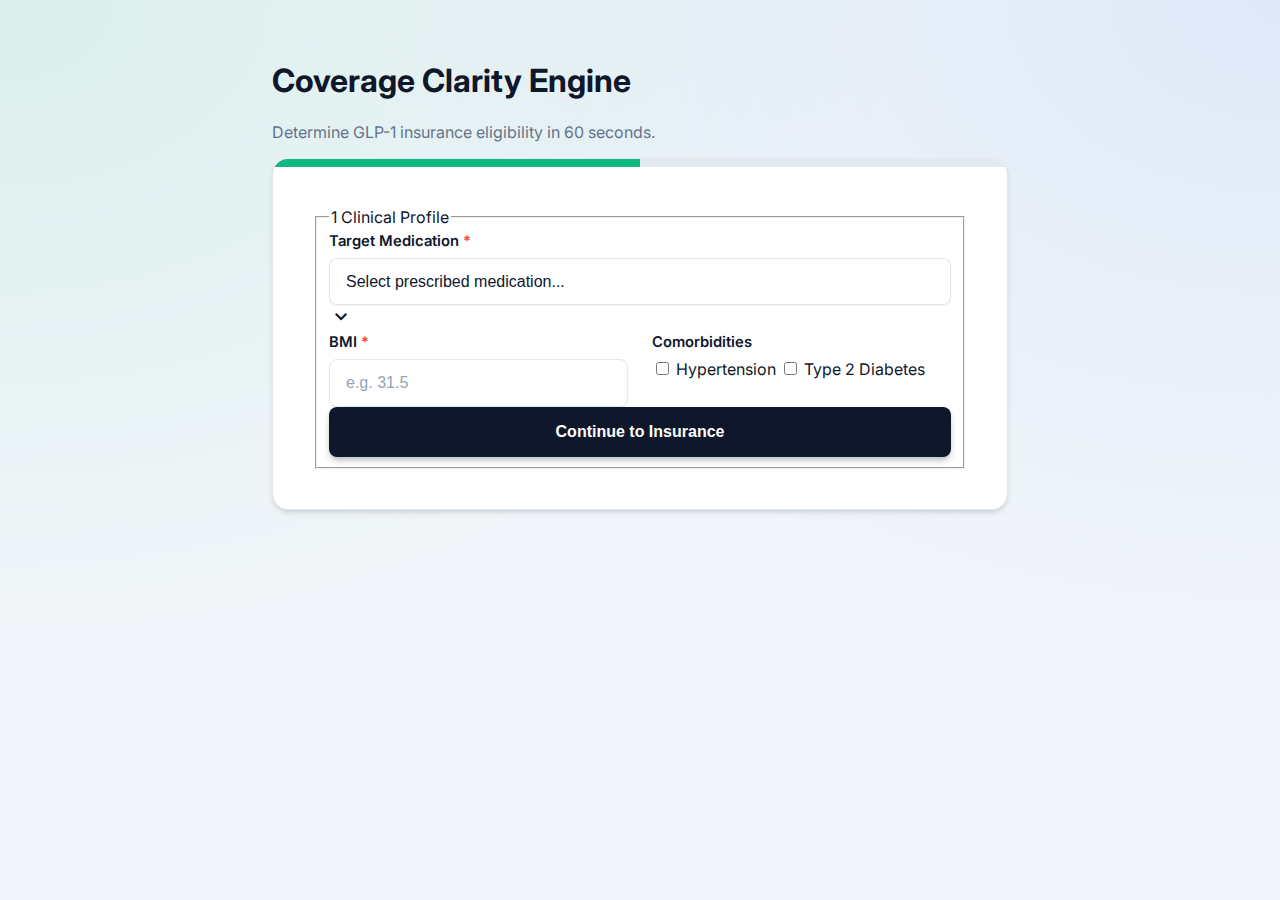
<file: index.html>
<!DOCTYPE html>
<html lang="en">
<head>
    <meta charset="UTF-8">
    <meta name="viewport" content="width=device-width, initial-scale=1.0">
    <title>Coverage Clarity Engine</title>
    <link rel="stylesheet" href="https://fonts.googleapis.com/css2?family=Inter:wght@400;600;700&family=Material+Symbols+Outlined:opsz,wght,FILL,GRAD@24,400,1,0">
    <link rel="stylesheet" href="styles.css">
</head>
<body>

    <main class="l-main">
        <header class="u-text-center u-mb-large">
            <h1 class="u-text-xl">Coverage Clarity Engine</h1>
            <p class="u-text-muted">Determine GLP-1 insurance eligibility in 60 seconds.</p>
        </header>

        <div class="c-card">
            <div class="c-progress-track">
                <div class="c-progress-fill" style="width: 50%" data-js="progress-bar"></div>
            </div>

            <form id="clarity-form" class="c-card__body">
                
                <fieldset class="c-step" data-step="1">
                    <legend class="c-step__header">
                        <span class="c-step__badge">1</span> Clinical Profile
                    </legend>

                    <div class="c-input-group">
                        <label for="medication" class="c-label">Target Medication <span class="u-text-error">*</span></label>
                        <div class="c-select-wrapper">
                            <select id="medication" name="medication" class="c-select" required>
                                <option value="" disabled selected>Select prescribed medication...</option>
                                <option value="Wegovy">Wegovy</option>
                                <option value="Zepbound">Zepbound</option>
                            </select>
                            <span class="material-symbols-outlined c-select-icon">expand_more</span>
                        </div>
                    </div>

                    <div class="l-grid-2">
                        <div class="c-input-group">
                            <label for="bmi" class="c-label">BMI <span class="u-text-error">*</span></label>
                            <input type="number" id="bmi" name="bmi" class="c-input" step="0.1" placeholder="e.g. 31.5" required>
                        </div>
                        
                        <div class="c-input-group">
                            <label class="c-label">Comorbidities</label>
                            <div class="c-checkbox-stack">
                                <label class="c-checkbox-row">
                                    <input type="checkbox" name="comorbidity" value="hypertension"> Hypertension
                                </label>
                                <label class="c-checkbox-row">
                                    <input type="checkbox" name="comorbidity" value="diabetes"> Type 2 Diabetes
                                </label>
                            </div>
                        </div>
                    </div>

                    <button type="button" class="c-btn c-btn--primary" data-action="next-step">
                        Continue to Insurance
                    </button>
                </fieldset>

                <fieldset class="c-step u-hidden" data-step="2">
                    <legend class="c-step__header">
                        <span class="c-step__badge">2</span> Insurance
                    </legend>

                    <div class="c-input-group">
                        <label for="carrier" class="c-label">Primary Carrier</label>
                        <select id="carrier" class="c-select">
                            <option value="Aetna">Aetna</option>
                            <option value="BCBS">Blue Cross Blue Shield</option>
                        </select>
                    </div>

                    <div class="l-grid-2">
                        <button type="button" class="c-btn c-btn--secondary" data-action="prev-step">Back</button>
                        <button type="submit" class="c-btn c-btn--primary">Check Coverage</button>
                    </div>
                </fieldset>

            </form>
        </div>
        
        <div id="result-container" class="u-mt-large"></div>

    </main>

    <script src="scripts/main.js"></script>
</body>
</html>
</file>
<file: styles.css>
:root {
  /* Tokens - Refined Palette */
  --color-primary: #10b981; 
  --color-primary-dark: #059669; 
  --color-primary-light: #34d399;
  --color-primary-bg: #ecfdf5;
  
  --color-text-main: #0f172a; 
  --color-text-body: #334155; 
  --color-text-muted: #64748b;
  
  --color-bg-body: #f1f5f9; 
  --color-bg-surface: #ffffff; 
  --color-border: #e2e8f0;
  
  --color-error: #ef4444; 
  --color-warning: #f59e0b; 
  --color-info: #3b82f6;

  --radius-sm: 0.5rem; 
  --radius-lg: 1rem;
  
  /* Modern Shadows */
  --shadow-sm: 0 1px 2px 0 rgb(0 0 0 / 0.05);
  --shadow-card: 0 4px 6px -1px rgb(0 0 0 / 0.1), 0 2px 4px -2px rgb(0 0 0 / 0.1);
  --shadow-lg: 0 10px 15px -3px rgb(0 0 0 / 0.1), 0 4px 6px -4px rgb(0 0 0 / 0.1);
  --shadow-modal: 0 25px 50px -12px rgb(0 0 0 / 0.25);
  
  --transition-fast: 0.2s cubic-bezier(0.4, 0, 0.2, 1);
  --transition-bounce: 0.3s cubic-bezier(0.34, 1.56, 0.64, 1);
}

/* Reset & Base */
* { box-sizing: border-box; }

body {
  font-family: "Inter", -apple-system, BlinkMacSystemFont, "Segoe UI", Roboto, sans-serif;
  background-color: var(--color-bg-body);
  /* Subtle mesh gradient for depth */
  background-image: 
    radial-gradient(at 0% 0%, rgba(16, 185, 129, 0.1) 0px, transparent 50%),
    radial-gradient(at 100% 0%, rgba(59, 130, 246, 0.1) 0px, transparent 50%);
  background-attachment: fixed;
  color: var(--color-text-main);
  margin: 0; 
  min-height: 100vh;
  display: flex; 
  flex-direction: column;
  -webkit-font-smoothing: antialiased;
}

/* Layout */
.l-container { max-width: 64rem; margin: 0 auto; padding: 0 1.5rem; width: 100%; }
.l-main {
  width: 100%; max-width: 48rem; margin: 2.5rem auto;
  position: relative; flex-grow: 1; padding: 0 1rem;
}
.l-grid-2 { display: grid; grid-template-columns: 1fr; gap: 1.5rem; }
.l-col-span-full { grid-column: 1 / -1; }
@media (min-width: 768px) { .l-grid-2 { grid-template-columns: 1fr 1fr; } }

/* Typography */
.t-h1 { 
  font-size: 2rem; 
  font-weight: 800; 
  letter-spacing: -0.025em; 
  color: var(--color-text-main);
  margin-bottom: 0.75rem; 
  line-height: 1.2;
}
.t-h2 { font-size: 1.25rem; font-weight: 700; letter-spacing: -0.01em; }
.t-body { color: var(--color-text-body); line-height: 1.6; }
.t-center { text-align: center; }
.t-sm { font-size: 0.875rem; }
.t-xs { font-size: 0.75rem; }
.t-uppercase { text-transform: uppercase; letter-spacing: 0.05em; }
.t-bold { font-weight: 700; }
.t-semi { font-weight: 600; }
.t-italic { font-style: italic; }

/* Components */

/* Header - Glassmorphism Upgrade */
.c-header {
  background: rgba(255, 255, 255, 0.85);
  backdrop-filter: blur(12px);
  -webkit-backdrop-filter: blur(12px);
  border-bottom: 1px solid rgba(226, 232, 240, 0.8);
  position: sticky; top: 0; z-index: 50; height: 4.5rem;
  display: flex; align-items: center;
  box-shadow: var(--shadow-sm);
}
.c-header__inner { display: flex; justify-content: space-between; align-items: center; width: 100%; }
.c-brand { display: flex; align-items: center; gap: 0.625rem; font-weight: 700; font-size: 1.25rem; letter-spacing: -0.01em; }
.c-brand__icon { color: var(--color-primary); font-size: 2rem; }
.c-brand__accent { 
  background: linear-gradient(135deg, var(--color-primary-dark), var(--color-primary));
  -webkit-background-clip: text;
  -webkit-text-fill-color: transparent;
  font-style: italic; 
}

.c-meta { display: none; gap: 1.5rem; font-size: 0.875rem; color: var(--color-text-muted); font-weight: 500; }
.c-meta__icon { vertical-align: sub; font-size: 1.2em; opacity: 0.8; }
@media (min-width: 768px) { .c-meta { display: flex; } }

/* Progress - Animated Shimmer */
.c-progress-track { background: #e2e8f0; height: 8px; width: 100%; overflow: hidden; position: relative; }
.c-progress-track--pill { max-width: 320px; border-radius: 99px; }
.c-progress-fill { 
  background: var(--color-primary); 
  height: 100%; width: 50%; 
  transition: width 0.6s cubic-bezier(0.4, 0, 0.2, 1);
  position: relative;
  overflow: hidden;
}
/* Shimmer effect on the progress bar */
.c-progress-fill::after {
  content: ''; position: absolute; top: 0; left: 0; bottom: 0; right: 0;
  background: linear-gradient(90deg, transparent, rgba(255,255,255,0.4), transparent);
  transform: translateX(-100%);
  animation: shimmer 2s infinite;
}
@keyframes shimmer { 100% { transform: translateX(100%); } }

/* Spinner */
.c-spinner {
  width: 3.5rem; height: 3.5rem; margin: 0 auto;
  border: 4px solid var(--color-primary-bg); 
  border-top-color: var(--color-primary);
  border-radius: 50%; 
  animation: spin 0.8s linear infinite;
}
@keyframes spin { to { transform: rotate(360deg); } }

/* Card */
.c-card {
  background: var(--color-bg-surface); 
  border: 1px solid var(--color-border);
  border-radius: var(--radius-lg); 
  box-shadow: var(--shadow-card); 
  overflow: hidden;
  transition: box-shadow var(--transition-fast);
}
.c-card__body { padding: 1.5rem; }
@media (min-width: 768px) { .c-card__body { padding: 2.5rem; } }

/* Form Elements */
.c-form-group { margin-bottom: 1.75rem; position: relative; }
.c-label { display: block; font-size: 0.925rem; font-weight: 600; margin-bottom: 0.5rem; color: var(--color-text-main); }
.c-label__sub { font-weight: 400; color: var(--color-text-muted); margin-left: 0.25rem; font-size: 0.85em; }

.c-input, .c-select {
  width: 100%; padding: 0.875rem 1rem;
  background: var(--color-bg-surface); 
  border: 1px solid var(--color-border);
  border-radius: var(--radius-sm); 
  font-size: 1rem; color: var(--color-text-main);
  appearance: none; 
  transition: all var(--transition-fast);
  box-shadow: var(--shadow-sm);
}
.c-input--icon-left { padding-left: 3rem; }
.c-input:focus, .c-select:focus {
  outline: none; 
  border-color: var(--color-primary);
  box-shadow: 0 0 0 3px rgba(16, 185, 129, 0.15);
  transform: translateY(-1px);
}
.c-input::placeholder { color: #94a3b8; }

.c-input-icon-wrap { position: relative; }
.c-input-icon { position: absolute; left: 1rem; top: 50%; transform: translateY(-50%); color: var(--color-text-muted); pointer-events: none; }

.c-select-wrap { position: relative; }
.c-select-wrap::after {
  content: "expand_more"; font-family: "Material Symbols Outlined";
  position: absolute; right: 1rem; top: 50%; transform: translateY(-50%);
  pointer-events: none; color: var(--color-text-muted); font-size: 1.5rem;
}

.c-error-msg { 
  color: var(--color-error); font-size: 0.875rem; margin-top: 0.5rem; 
  display: flex; align-items: center; gap: 0.35rem; font-weight: 500;
  animation: slideDown 0.2s ease-out;
}
@keyframes slideDown { from { opacity: 0; transform: translateY(-5px); } to { opacity: 1; transform: translateY(0); } }

/* Checkbox Grid - Upgraded to Selectable Tiles */
.c-check-grid { display: grid; gap: 0.75rem; }
.c-check-card {
  display: flex; align-items: center; gap: 0.875rem; padding: 0.875rem 1rem;
  background: var(--color-bg-surface); 
  border: 1px solid var(--color-border);
  border-radius: var(--radius-sm); 
  cursor: pointer; font-size: 0.95rem; font-weight: 500;
  color: var(--color-text-body); 
  transition: all var(--transition-fast);
  position: relative;
}
.c-check-card:hover { border-color: var(--color-primary); background: #f8fafc; }

/* Active state for the card when checkbox is checked */
.c-check-card:has(input:checked) {
  background: var(--color-primary-bg);
  border-color: var(--color-primary);
  color: var(--color-primary-dark);
  box-shadow: 0 0 0 1px var(--color-primary);
}

.c-check-card input { 
  accent-color: var(--color-primary); 
  width: 1.125rem; height: 1.125rem; 
  margin: 0; cursor: pointer;
}

/* Buttons */
.c-btn {
  width: 100%; padding: 1rem; border-radius: var(--radius-sm);
  font-weight: 600; font-size: 1rem; cursor: pointer; border: none;
  display: flex; align-items: center; justify-content: center; gap: 0.5rem;
  transition: all var(--transition-fast); text-decoration: none;
  position: relative; overflow: hidden;
}
.c-btn--primary { 
  background: var(--color-text-main); 
  color: white; 
  box-shadow: 0 4px 6px -1px rgba(15, 23, 42, 0.3);
}
.c-btn--primary:hover { 
  background: #1e293b; 
  transform: translateY(-2px); 
  box-shadow: 0 10px 15px -3px rgba(15, 23, 42, 0.3);
}
.c-btn--secondary { 
  background: white; 
  border: 1px solid var(--color-border); 
  color: var(--color-text-body); 
  box-shadow: var(--shadow-sm);
}
.c-btn--secondary:hover { background: #f8fafc; border-color: #cbd5e1; color: var(--color-text-main); }

.c-btn--success { 
  background: linear-gradient(135deg, var(--color-primary) 0%, var(--color-primary-dark) 100%);
  color: white; 
  box-shadow: 0 4px 10px rgba(16, 185, 129, 0.4);
}
.c-btn--success:hover { transform: translateY(-2px); box-shadow: 0 10px 20px rgba(16, 185, 129, 0.3); }

/* Results */
.c-result {
  background: white;
  padding: 2.5rem 2rem;
  text-align: center;
  border-radius: var(--radius-lg);
  /* Simplified border/shadow combo */
  border: 1px solid var(--color-border);
  box-shadow: 0 10px 15px -3px rgba(0, 0, 0, 0.05); 
  animation: popIn 0.5s cubic-bezier(0.34, 1.56, 0.64, 1);
  max-width: 40rem;
  margin: 0 auto; /* Ensures it centers if container width varies */
}

#results-container {
  width: 100%;
  display: flex;
  justify-content: center;
}
@keyframes popIn { 
  0% { opacity: 0; transform: scale(0.95) translateY(20px); } 
  100% { opacity: 1; transform: scale(1) translateY(0); } 
}

.c-result--success { border-color: var(--color-primary); background: linear-gradient(to bottom, #f0fdf4, #ffffff 30%); }
.c-result--warning { border-color: var(--color-warning); background: linear-gradient(to bottom, #fffbeb, #ffffff 30%); }
.c-result--error { border-color: var(--color-border); background: linear-gradient(to bottom, #f8fafc, #ffffff 30%); }

.c-result__icon {
  width: 4.5rem; height: 4.5rem; border-radius: 50%;
  display: flex; align-items: center; justify-content: center;
  margin: 0 auto 1.5rem; font-size: 2.5rem;
  box-shadow: var(--shadow-sm);
}
.c-result--success .c-result__icon { background: var(--color-primary-bg); color: var(--color-primary); }
.c-result--warning .c-result__icon { background: #fef3c7; color: var(--color-warning); }
.c-result--error .c-result__icon { background: #f1f5f9; color: var(--color-text-muted); }

/* Price Box */
.c-price-box {
  background: rgba(255,255,255,0.7); 
  border: 1px solid var(--color-border);
  padding: 1.25rem; border-radius: var(--radius-sm); margin: 1.5rem 0; 
  display: inline-block; min-width: 200px;
  backdrop-filter: blur(4px);
}
.c-price-box__label { font-size: 0.75rem; font-weight: 800; text-transform: uppercase; letter-spacing: 0.05em; margin-bottom: 0.25rem;}
.c-price-box__amount { font-size: 2.75rem; font-weight: 800; line-height: 1; }
.c-price-box__amount--sm { font-size: 2rem; }

/* Utilities */
.u-text-primary { color: var(--color-primary); }
.u-text-warning { color: var(--color-warning); }
.u-text-error { color: var(--color-error); }
.u-text-muted { color: var(--color-text-muted); }
.u-hidden { display: none !important; }
.u-flex-gap { display: flex; gap: 1rem; }
.u-mt-lg { margin-top: 2rem; }
.u-mb-md { margin-bottom: 1rem; }
.u-mb-lg { margin-bottom: 2rem; }
.u-mb-xl { margin-bottom: 3rem; }

/* Modal */
.c-modal-overlay {
  position: fixed; inset: 0; 
  background: rgba(15, 23, 42, 0.75); 
  backdrop-filter: blur(4px);
  z-index: 100; display: flex; align-items: center; justify-content: center; padding: 1rem;
  animation: fadeIn 0.3s ease;
}
.c-modal {
  background: white;
  width: 100%;
  max-width: 30rem;
  padding: 2.5rem;
  border-radius: var(--radius-lg);
  /* Removed border to prevent "double line" look with shadow */
  border: none; 
  box-shadow: 0 20px 25px -5px rgba(0, 0, 0, 0.1), 0 8px 10px -6px rgba(0, 0, 0, 0.1);
  text-align: center;
  animation: scaleIn 0.3s cubic-bezier(0.34, 1.56, 0.64, 1);
  position: relative;
  z-index: 101; /* Ensure it sits cleanly above the overlay */
}
@keyframes fadeIn { from { opacity: 0; } to { opacity: 1; } }
@keyframes scaleIn { from { transform: scale(0.9); opacity: 0; } to { transform: scale(1); opacity: 1; } }

/* Step Header */
.c-step-header { display: flex; align-items: center; gap: 1rem; padding-bottom: 1.5rem; border-bottom: 1px solid #f1f5f9; margin-bottom: 2rem; }
.c-step-header__circle {
  display: flex; align-items: center; justify-content: center; width: 2.5rem; height: 2.5rem;
  border-radius: 50%; background: var(--color-primary-bg); color: var(--color-primary);
  font-weight: 700; font-size: 1.125rem; flex-shrink: 0;
  box-shadow: 0 0 0 4px #f0fdf4;
}
.c-step-header__title { font-size: 1.25rem; font-weight: 700; color: var(--color-text-main); margin: 0; }

/* Highlight Box */
.c-highlight-box { 
  background: #f8fafc; 
  border: 1px dashed var(--color-border); 
  border-radius: var(--radius-lg); 
  padding: 1.5rem; 
}
.c-input--card-type {
  text-transform: uppercase; letter-spacing: 0.2em; font-size: 1.125rem; 
  font-family: monospace; background: white;
}

/* Reason Box */
.c-reason-box {
  background: #f8fafc; border-left: 4px solid var(--color-text-muted);
  padding: 1.25rem; margin-top: 1.5rem; margin-bottom: 1rem; text-align: left;
  font-size: 0.95rem; line-height: 1.6; color: var(--color-text-body);
  border-radius: 0 var(--radius-sm) var(--radius-sm) 0; font-weight: 500;
}
.c-result--warning .c-reason-box { background: #fffbeb; border-left-color: var(--color-warning); color: #92400e; }
.c-result--error .c-reason-box { background: #fef2f2; border-left-color: var(--color-error); color: #991b1b; }

/* Footer */
.c-footer {
  background: #0f172a; color: #94a3b8; padding: 5rem 1rem 3rem;
  margin-top: auto; font-size: 0.875rem;
  border-top: 1px solid #1e293b;
}
.c-footer__grid { display: grid; grid-template-columns: 1fr; gap: 3rem; margin-bottom: 4rem; }
@media (min-width: 768px) { .c-footer__grid { grid-template-columns: 2fr 1.5fr 1.5fr; gap: 4rem; } }

.c-footer-title { color: white; font-weight: 700; text-transform: uppercase; letter-spacing: 0.1em; margin: 0 0 1.5rem 0; font-size: 0.75rem; }
.c-footer-text { line-height: 1.7; margin: 0; max-width: 36ch; opacity: 0.8; }
.c-footer-list { list-style: none; padding: 0; margin: 0; display: flex; flex-direction: column; gap: 0.875rem; }
.c-footer-list a { color: inherit; text-decoration: none; transition: color 0.2s ease; }
.c-footer-list a:hover { color: white; }
.c-footer__bottom { border-top: 1px solid #1e293b; padding-top: 2rem; text-align: center; font-size: 0.75rem; text-transform: uppercase; letter-spacing: 0.05em; color: #475569; }

/* Scroll offset for sticky header */
#form-header { scroll-margin-top: 100px; }


.c-loading-box {
  background: white;
  border: 1px solid var(--color-border);
  border-radius: var(--radius-lg);
  box-shadow: var(--shadow-lg);
  padding: 3rem 2rem;
  display: flex;
  flex-direction: column;
  align-items: center;
  max-width: 32rem;
  margin: 4rem auto;
  text-align: center;
  animation: popIn 0.4s cubic-bezier(0.34, 1.56, 0.64, 1);
}

.c-loading-box .c-progress-track--pill { 
  margin: 1.5rem auto 0; 
  background: #f1f5f9;
}

.c-badge--floating {
  position: absolute; 
  right: 12px; 
  top: 50%; 
  transform: translateY(-50%); 
  background: #e0f2fe; 
  color: #0284c7; 
  padding: 2px 8px; 
  border-radius: 4px; 
  font-size: 0.75rem; 
  font-weight: 600;
}

/* Result Icon Variants (moved from #email-gate icon) */
.c-result__icon--primary {
  background: var(--color-primary-bg); 
  color: var(--color-primary);
}

/* Legal Scroll Box (moved from .c-legal-scroll) */
.c-legal-scroll {
  height: 120px; 
  overflow-y: scroll; 
  border: 1px solid var(--color-border); 
  padding: 12px; 
  font-size: 0.75rem; 
  background: #f8fafc; 
  color: var(--color-text-body); 
  border-radius: 6px;
}

.c-legal-list {
  padding-left: 1rem; 
  margin: 0;
}

/* Highlight Box Variants (moved from email gate highlight) */
.c-highlight-box--success {
  background: #f0fdf4; 
  border-color: #86efac;
}

/* Grid Variants (moved from inline gap adjustments) */
.l-grid-2--tight {
  gap: 10px;
}

/* Brand Variants (moved from footer) */
.c-brand--white {
  color: white;
}

.c-input:-webkit-autofill,
.c-input:-webkit-autofill:hover, 
.c-input:-webkit-autofill:focus, 
.c-input:-webkit-autofill:active {
  -webkit-box-shadow: 0 0 0 30px var(--color-bg-surface) inset !important;
  -webkit-text-fill-color: var(--color-text-main) !important;
}
</file>
